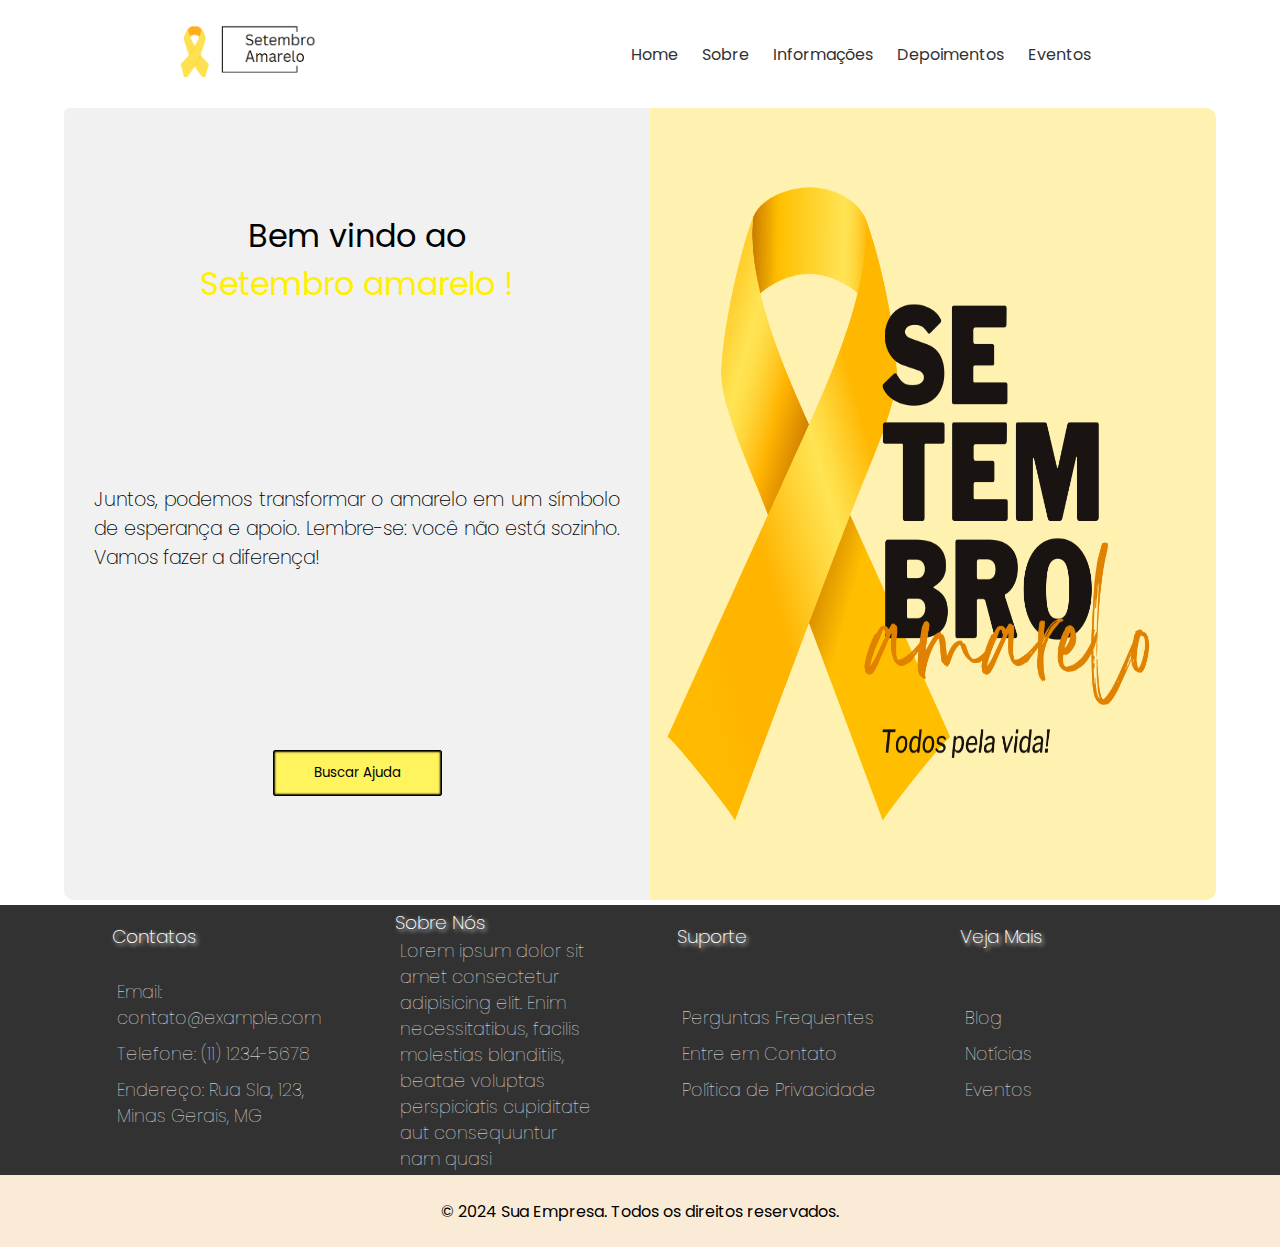
<file: index.html>
<!DOCTYPE html>
<html lang="en">

<head>
    <meta charset="UTF-8">
    <meta name="viewport" content="width=device-width, initial-scale=1.0">
    <link rel="stylesheet" href="style.css">
    <title>Setembro Amarelo</title>

    <!-- Font -->
    <link rel="preconnect" href="https://fonts.googleapis.com">
    <link rel="preconnect" href="https://fonts.gstatic.com" crossorigin>
    <link
        href="https://fonts.googleapis.com/css2?family=Poppins:ital,wght@0,100;0,200;0,300;0,400;0,500;0,600;0,700;0,800;0,900;1,100;1,200;1,300;1,400;1,500;1,600;1,700;1,800;1,900&display=swap"
        rel="stylesheet">

</head>

<body>

    <!-- cabeçalho -->
    <div class="ctrl-header">

        <header>

            <!-- imagem logo clicavel -->
            <a href="index.html">
                <img src="images/logo.png" alt="logo_principal">
            </a>

            <!-- navegação -->
            <nav class="conteinet-links">
                <ul>
                    <a href="index.html">Home</a>
                </ul>
                <ul>
                    <a href="sobre.html">Sobre</a>
                </ul>
                <ul>
                    <a href="informacoes.html">Informações</a>
                </ul>
                <ul>
                    <a href="depoimentos.html">Depoimentos</a>
                </ul>
                <ul>
                    <a href="eventos.html">Eventos</a>
                </ul>
            </nav>
        </header>
    </div>

    <main>
        <!-- Primeira parte da leading page -->
        <article>
            <h1>Bem vindo ao 
                <span>
                Setembro amarelo !
                </span>
            </h1>

            <p>Juntos, podemos transformar o amarelo em um símbolo de esperança e apoio. Lembre-se: você não está
                sozinho. 
                
                Vamos fazer a diferença!</p>

            <!-- botão de buscar ajuda -->
            <div class="btn">
               <button type="button" id="btn-bem-vindo">
                    Buscar Ajuda
               </button>
            </div>
        </article>

        <!-- div da imagem -->
        <div class="img-september">
            <img src="images/aba_principal.png" alt="imagem-principal">
        </div>
    </main>

    <!-- Preparar os footer com os contatos -->
    <footer>
        <div class="ctrl-footer">
            <div class="boxing">
                <h3>Contatos</h3>
                <div class="list">
                    <p>Email: contato@example.com</p>
                    <p>Telefone: (11) 1234-5678</p>
                    <p>Endereço: Rua Sla, 123, Minas Gerais, MG</p>
                </div>
            </div>
            <div class="boxing">
                <h3>Sobre Nós</h3>
                <div class="list">
                    <p>Lorem ipsum dolor sit amet consectetur adipisicing elit. Enim necessitatibus, facilis molestias blanditiis, beatae voluptas perspiciatis cupiditate aut consequuntur nam quasi </p>
                </div>
            </div>
            <div class="boxing">
                <h3>Suporte</h3>
                <div class="list">
                    <p><a href="#">Perguntas Frequentes</a></p>
                    <p><a href="#">Entre em Contato</a></p>
                    <p><a href="#">Política de Privacidade</a></p>
                </div>
            </div>
            <div class="boxing">
                <h3>Veja Mais</h3>
                <div class="list">
                    <p><a href="#">Blog</a></p>
                    <p><a href="#">Notícias</a></p>
                    <p><a href="#">Eventos</a></p>
                </div>
            </div>
        </div>
    </footer>
    <div class="final-footer">
        <div class="boxing-final">
            <p>&copy; 2024 Sua Empresa. Todos os direitos reservados.</p>
        </div>
    </div>
</body>

</html>
</file>
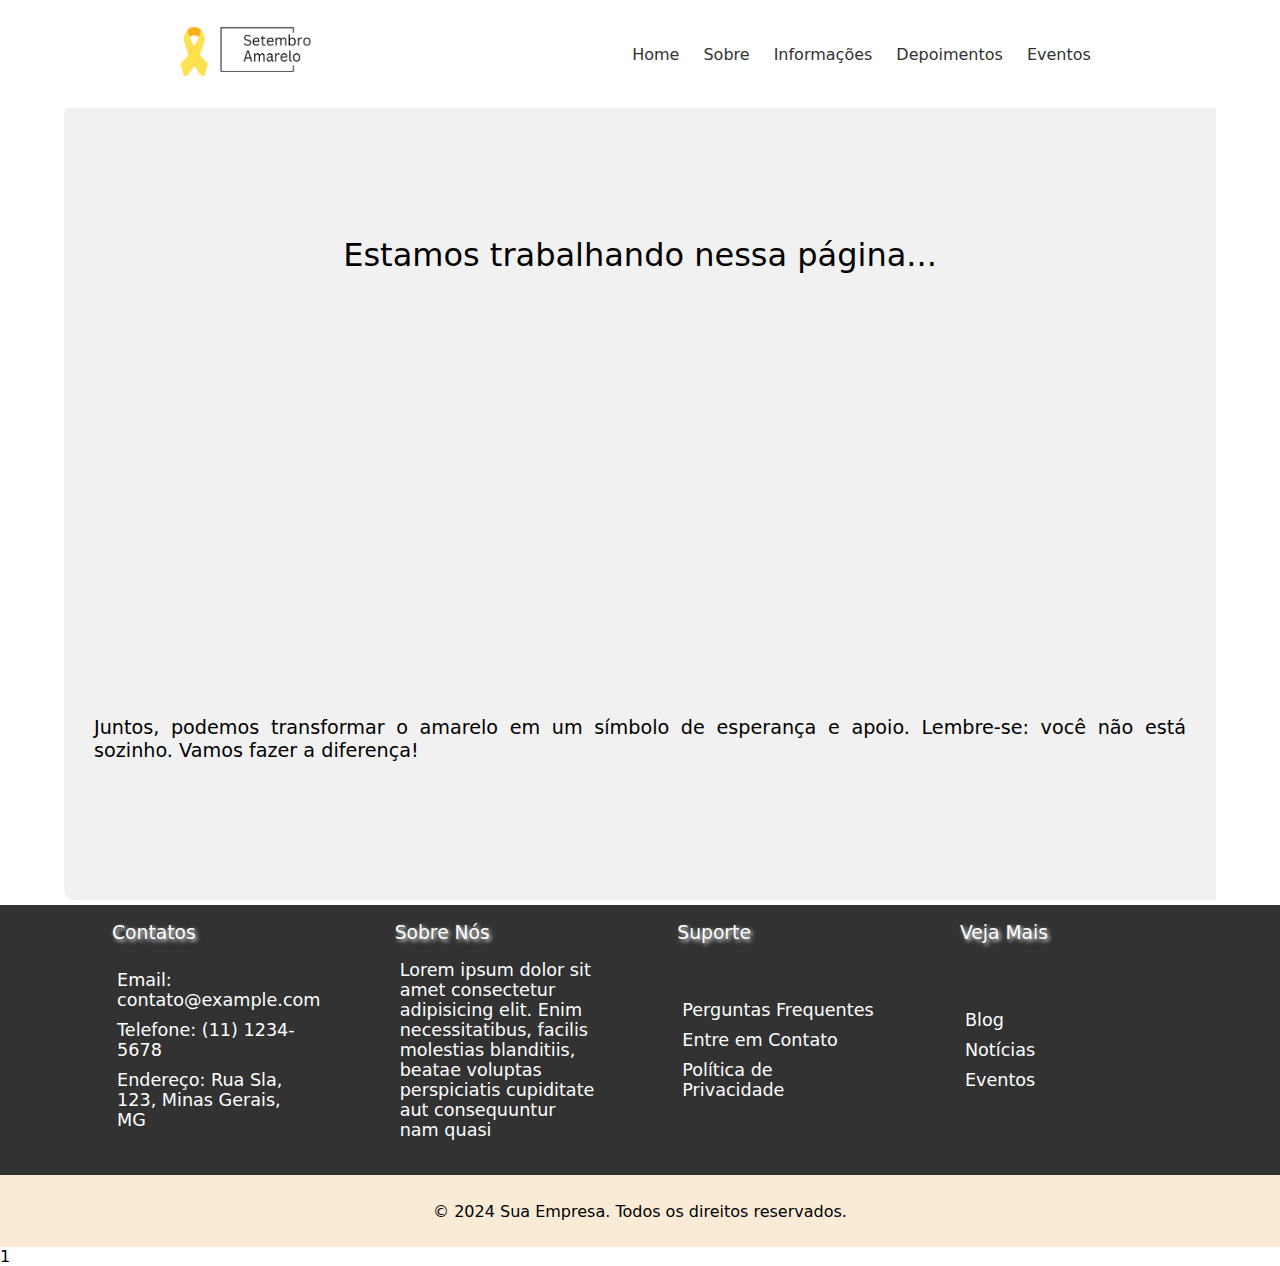
<file: depoimentos.html>
<!-- TÁ COPIADO< NÂO MUDEI NADA-->

<!DOCTYPE html>
<html lang="en">
<head>
    <meta charset="UTF-8">
    <meta name="viewport" content="width=device-width, initial-scale=1.0">
    <link rel="stylesheet" href="style_depoimentos.css">
    <title>Setembro Amarelo</title>
</head>
<body>

    <!-- cabeçalho -->
    <div class="ctrl-header">

        <header>

            <!-- imagem logo clicavel -->
            <a href="index.html">
                <img src="images/logo.png" alt="logo_principal">
            </a>

            <!-- navegação -->
            <nav class="conteinet-links">
                <ul>
                    <a href="index.html">Home</a>
                </ul>
                <ul>
                    <a href="sobre.html">Sobre</a>
                </ul>
                <ul>
                    <a href="informacoes.html">Informações</a>
                </ul>
                <ul>
                    <a href="depoimentos.html">Depoimentos</a>
                </ul>
                <ul>
                    <a href="eventos.html">Eventos</a>
                </ul>
            </nav>
        </header>
    </div>
    <main>
         <!-- Primeira parte da leading page -->
        <article>
            <h1>Estamos trabalhando nessa página...</h1>
            <div class="loading">
                <section class="container">
                    <div>
                    <div>
                      <span class="one h6"></span>
                      <span class="two h3"></span>
                    </div>
                  </div>
                  
                  
                  <div>
                    <div>
                      <span class="one h1"></span>
                      <span class="two h4"></span>
                    </div>
                  </div>
                  
                  
                  <div>
                    <div>
                      <span class="one h5"></span>
                      <span class="two h2"></span>
                    </div>
                  </div>
                  </section>
            </div>
            
            <p>Juntos, podemos transformar o amarelo em um símbolo de esperança e apoio. Lembre-se: você não está sozinho. Vamos fazer a diferença!</p>

    </main>
    
    <!-- Preparar os footer com os contatos -->
    <footer>
        <div class="ctrl-footer">
            <div class="boxing">
                <h3>Contatos</h3>
                <div class="list">
                    <p>Email: contato@example.com</p>
                    <p>Telefone: (11) 1234-5678</p>
                    <p>Endereço: Rua Sla, 123, Minas Gerais, MG</p>
                </div>
            </div>
            <div class="boxing">
                <h3>Sobre Nós</h3>
                <div class="list">
                    <p>Lorem ipsum dolor sit amet consectetur adipisicing elit. Enim necessitatibus, facilis molestias blanditiis, beatae voluptas perspiciatis cupiditate aut consequuntur nam quasi </p>
                </div>
            </div>
            <div class="boxing">
                <h3>Suporte</h3>
                <div class="list">
                    <p><a href="#">Perguntas Frequentes</a></p>
                    <p><a href="#">Entre em Contato</a></p>
                    <p><a href="#">Política de Privacidade</a></p>
                </div>
            </div>
            <div class="boxing">
                <h3>Veja Mais</h3>
                <div class="list">
                    <p><a href="#">Blog</a></p>
                    <p><a href="#">Notícias</a></p>
                    <p><a href="#">Eventos</a></p>
                </div>
            </div>
        </div>
    </footer>
    <div class="final-footer">
        <div class="boxing-final">
            <p>&copy; 2024 Sua Empresa. Todos os direitos reservados.</p>
        </div>
    </div>
</body>
</html>1




<!---->
</file>
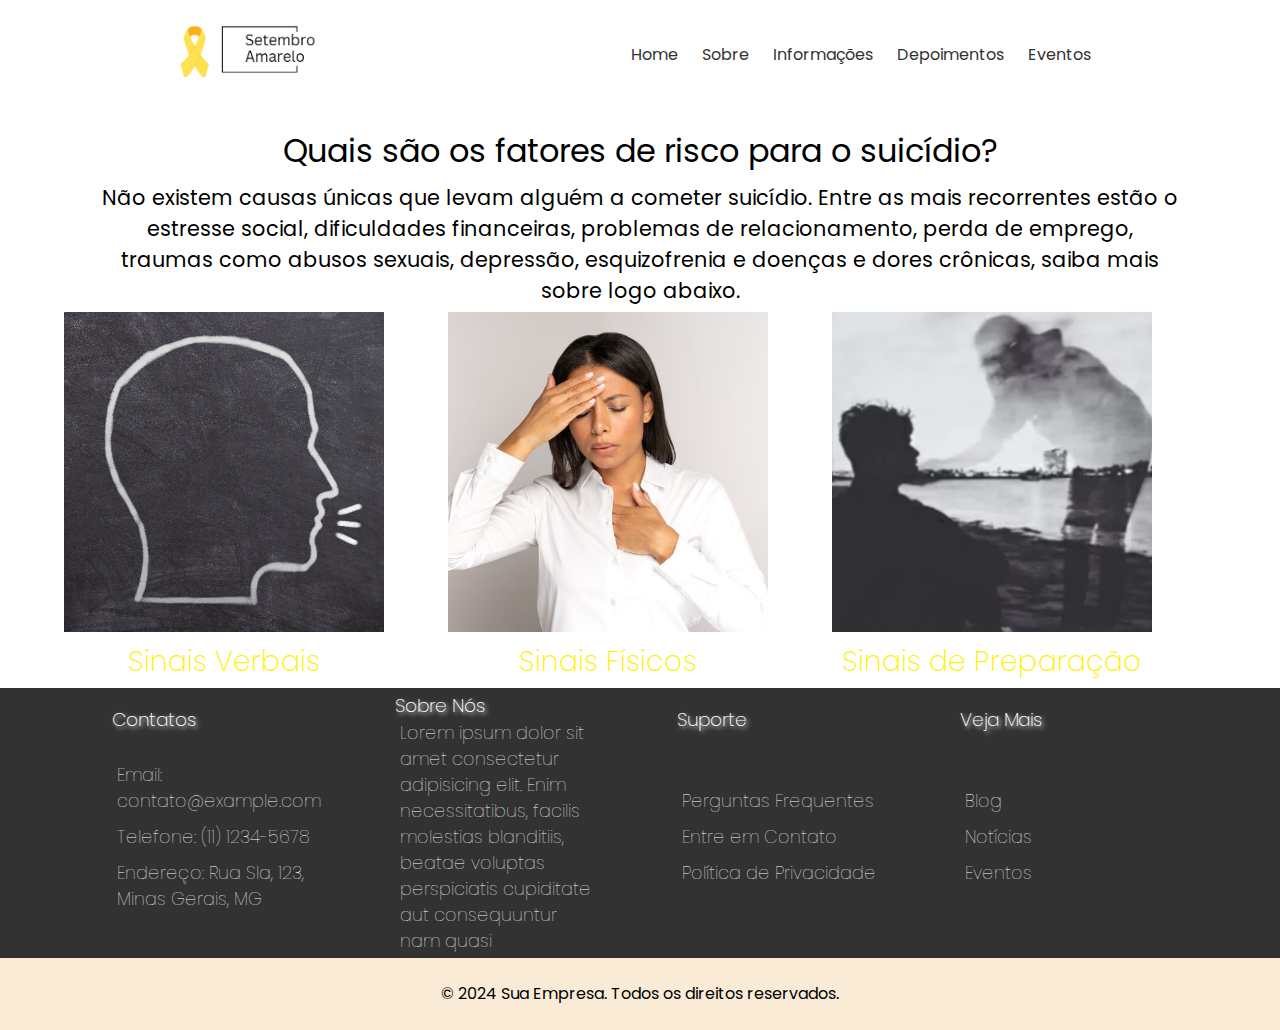
<file: informacoes.html>
<!DOCTYPE html>
<html lang="en">
<head>
    <meta charset="UTF-8">
    <meta name="viewport" content="width=device-width, initial-scale=1.0">
    <link rel="stylesheet" href="style_informacoes.css">
    <link rel="preconnect" href="https://fonts.googleapis.com">
    <link rel="preconnect" href="https://fonts.gstatic.com" crossorigin>
    <link
        href="https://fonts.googleapis.com/css2?family=Poppins:ital,wght@0,100;0,200;0,300;0,400;0,500;0,600;0,700;0,800;0,900;1,100;1,200;1,300;1,400;1,500;1,600;1,700;1,800;1,900&display=swap"
        rel="stylesheet">
    <title>Setembro Amarelo</title>
</head>
<body>

   <!-- cabeçalho -->
   <div class="ctrl-header">

    <header>

        <!-- imagem logo clicavel -->
        <a href="index.html">
            <img src="images/logo.png" alt="logo_principal">
        </a>

        <!-- navegação -->
        <nav class="conteinet-links">
            <ul>
                <a href="index.html">Home</a>
            </ul>
            <ul>
                <a href="sobre.html">Sobre</a>
            </ul>
            <ul>
                <a href="informacoes.html">Informações</a>
            </ul>
            <ul>
                <a href="depoimentos.html">Depoimentos</a>
            </ul>
            <ul>
                <a href="eventos.html">Eventos</a>
            </ul>
        </nav>
    </header>
</div>

    <main>
         <!-- Primeira parte da leading page -->
        <article class="text-conteiner">
            <h3><b>Quais são os fatores de risco para o suicídio?</b></h3>

            <p>Não existem causas únicas que levam alguém a cometer suicídio. Entre as
                mais recorrentes estão o estresse social, dificuldades financeiras, problemas
                de relacionamento, perda de emprego, traumas como abusos sexuais,
                depressão, esquizofrenia e doenças e dores crônicas, saiba mais sobre logo
                abaixo.
            </p>

         </article>

          <!-- adicionar imagens -->
         <!--   Arrumar um jeito de fazer o pop-up, boa sorte kkkk-->
        <div class="conteiner-images">
            <div class="img1 direct-images">
                <a href="" style="text-decoration: none;" class="figura">
                    <b>
                        <img src="images/linguagem-verbal.jpg" alt="" id="fig1">
                        <h3>Sinais Verbais</h3>
                    </b>
                </a>
            </div>

            <div class="img2 direct-images">
                <a href=""  style="text-decoration: none;">
                    <b>
                        <img src="images/sinais.jpg" alt="" id="fig2">
                        <h3>Sinais Físicos</h3>
                    </b>
                </a>
            </div>

            <div class="img3 direct-images">
                <a href=""  style="text-decoration: none;">
                    <b>
                        <img src="images/Despedida.png" alt="" id="fig3">
                        <h3>Sinais de Preparação</h3>
                    </b>
                </a>
            </div>
        </div>
    </main>

    <!-- Preparar os footer com os contatos -->
    <footer>
        <div class="ctrl-footer">
            <div class="boxing">
                <h3>Contatos</h3>
                <div class="list">
                    <p>Email: contato@example.com</p>
                    <p>Telefone: (11) 1234-5678</p>
                    <p>Endereço: Rua Sla, 123, Minas Gerais, MG</p>
                </div>
            </div>
            <div class="boxing">
                <h3>Sobre Nós</h3>
                <div class="list">
                    <p>Lorem ipsum dolor sit amet consectetur adipisicing elit. Enim necessitatibus, facilis molestias blanditiis, beatae voluptas perspiciatis cupiditate aut consequuntur nam quasi </p>
                </div>
            </div>
            <div class="boxing">
                <h3>Suporte</h3>
                <div class="list">
                    <p><a href="#">Perguntas Frequentes</a></p>
                    <p><a href="#">Entre em Contato</a></p>
                    <p><a href="#">Política de Privacidade</a></p>
                </div>
            </div>
            <div class="boxing">
                <h3>Veja Mais</h3>
                <div class="list">
                    <p><a href="#">Blog</a></p>
                    <p><a href="#">Notícias</a></p>
                    <p><a href="#">Eventos</a></p>
                </div>
            </div>
        </div>
    </footer>
    <div class="final-footer">
        <div class="boxing-final">
            <p>&copy; 2024 Sua Empresa. Todos os direitos reservados.</p>
        </div>
    </div>
</body>
</html>
</file>
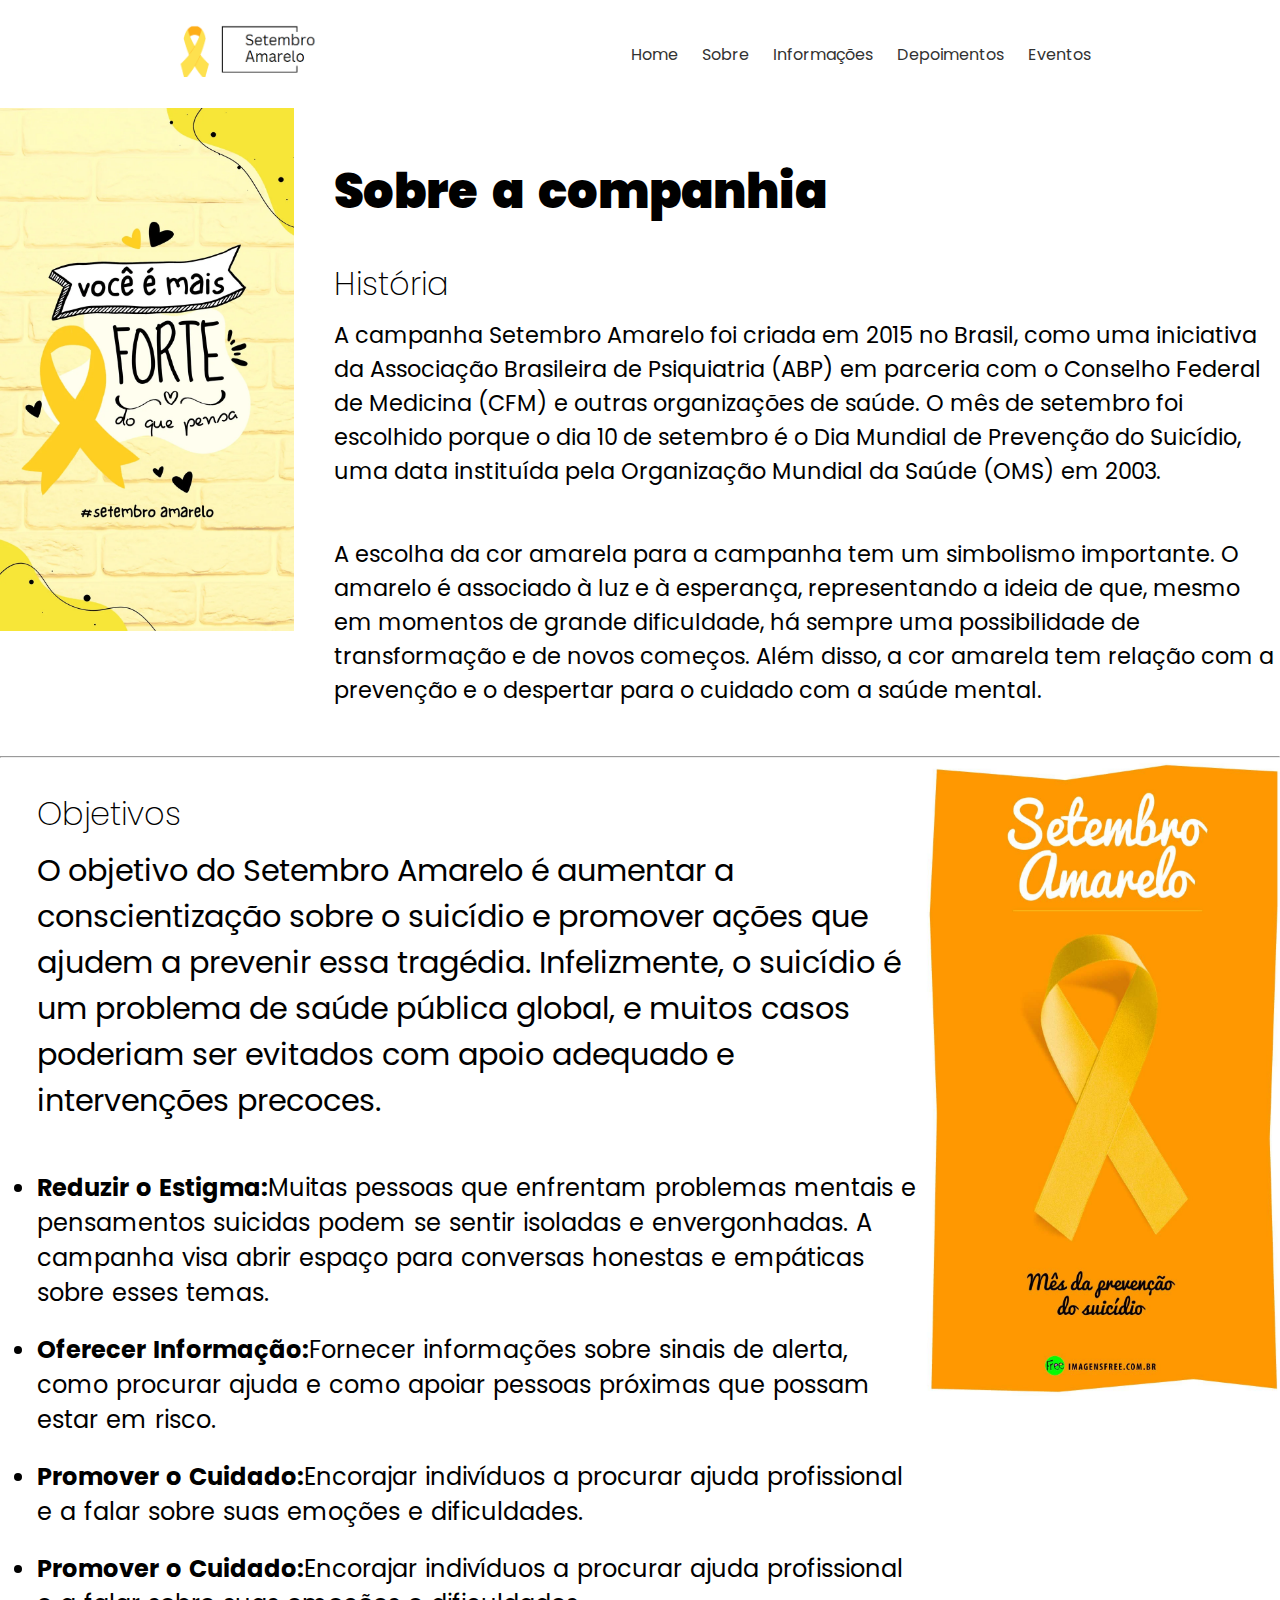
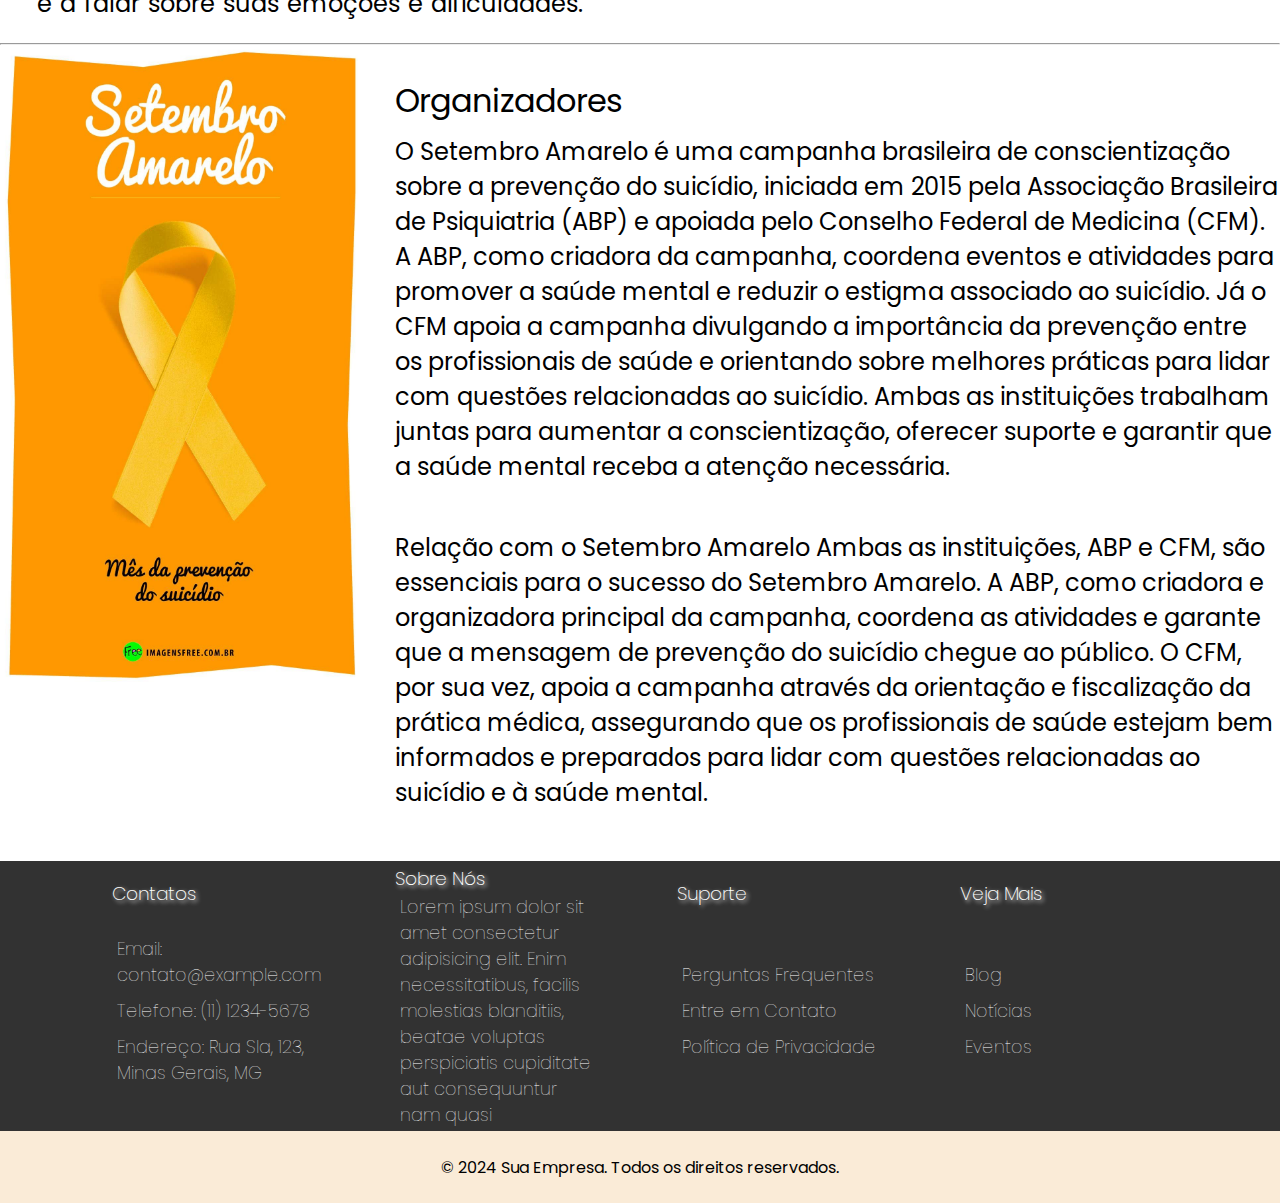
<file: sobre.html>
<!DOCTYPE html>
<html lang="en">
<head>
    <meta charset="UTF-8">
    <meta name="viewport" content="width=device-width, initial-scale=1.0">
    <link rel="stylesheet" href="style_sobre.css">
    <link rel="preconnect" href="https://fonts.googleapis.com">
    <link rel="preconnect" href="https://fonts.gstatic.com" crossorigin>
    <link
        href="https://fonts.googleapis.com/css2?family=Poppins:ital,wght@0,100;0,200;0,300;0,400;0,500;0,600;0,700;0,800;0,900;1,100;1,200;1,300;1,400;1,500;1,600;1,700;1,800;1,900&display=swap"
        rel="stylesheet">
    <title>Setembro Amarelo</title>
</head>
<body>

    <!-- cabeçalho -->
    <div class="ctrl-header">

        <header>

            <!-- imagem logo clicavel -->
            <a href="index.html">
                <img src="images/logo.png" alt="logo_principal">
            </a>

            <!-- navegação -->
            <nav class="conteinet-links">
                <ul>
                    <a href="index.html">Home</a>
                </ul>
                <ul>
                    <a href="sobre.html">Sobre</a>
                </ul>
                <ul>
                    <a href="informacoes.html">Informações</a>
                </ul>
                <ul>
                    <a href="depoimentos.html">Depoimentos</a>
                </ul>
                <ul>
                    <a href="eventos.html">Eventos</a>
                </ul>
            </nav>
        </header>
    </div>

    <main>

        <div class="geral-1">
            
       
            <!-- div da imagem -->
            <div class="div-img">
                <img src="images/image2.png" alt="image2">
            </div>

            <!-- texto principal -->
            <article class="texto-principal">

                <h1><b>Sobre a companhia</b></h1>

                <!-- testar para ver se o  h3 ou outro fica bom -->
                <h3>História</h3>
                <p>A campanha Setembro Amarelo foi criada em 2015 no Brasil, como uma iniciativa
                    da Associação Brasileira de Psiquiatria (ABP) em parceria com o Conselho
                    Federal de Medicina (CFM) e outras organizações de saúde. O mês de setembro
                    foi escolhido porque o dia 10 de setembro é o Dia Mundial de Prevenção do
                    Suicídio, uma data instituída pela Organização Mundial da Saúde (OMS) em
                    2003.</p>

                <p>A escolha da cor amarela para a campanha tem um simbolismo importante. O
                    amarelo é associado à luz e à esperança, representando a ideia de que, mesmo
                    em momentos de grande dificuldade, há sempre uma possibilidade de
                    transformação e de novos começos. Além disso, a cor amarela tem relação com
                    a prevenção e o despertar para o cuidado com a saúde mental.</p>

            </article>
        </div>
         <hr>

         <div class="geral-2">
            <!-- artigo 2 -->
            <article class="texto texto-secundario">
                
                <!-- testar para ver se o  h3 ou outro fica bom -->
                <h3>Objetivos</h3>
                <p>O objetivo do Setembro Amarelo é aumentar a conscientização sobre o suicídio e
                    promover ações que ajudem a prevenir essa tragédia. Infelizmente, o suicídio é um
                    problema de saúde pública global, e muitos casos poderiam ser evitados com apoio
                    adequado e intervenções precoces.
                </p>

                
                <!-- Lista desordenada ou lista de pontos -->
                <ul>
                    <li><b>Reduzir o Estigma:</b>Muitas pessoas que enfrentam problemas mentais e
                        pensamentos suicidas podem se sentir isoladas e envergonhadas. A campanha
                        visa abrir espaço para conversas honestas e empáticas sobre esses temas.
                    </li>

                    <li><b>Oferecer Informação:</b>Fornecer informações sobre sinais de alerta, como procurar
                        ajuda e como apoiar pessoas próximas que possam estar em risco.
                    </li>

                    <li><b>Promover o Cuidado:</b>Encorajar indivíduos a procurar ajuda profissional e a falar
                        sobre suas emoções e dificuldades.
                    </li>

                    <li><b>Promover o Cuidado:</b>Encorajar indivíduos a procurar ajuda profissional e a falar
                        sobre suas emoções e dificuldades.
                    </li>
                </ul>
                
            </article>
            <!-- div da imagem, fazer Zoom nessa imagem -->
            <div class="div-img-2">
                <img src="images/image3.jpg" alt="image2">
            </div>
        </div>
         <hr>

         <div class="geral-3">

            <div class="div-img-3">
                <img src="images/image3.jpg" alt="image2">
            </div>

            <article class="texto-terciario">

                <h3><b>Organizadores</b></h3>

                <p>O Setembro Amarelo é uma campanha brasileira de conscientização sobre a
                    prevenção do suicídio, iniciada em 2015 pela Associação Brasileira de Psiquiatria
                    (ABP) e apoiada pelo Conselho Federal de Medicina (CFM). A ABP, como criadora da
                    campanha, coordena eventos e atividades para promover a saúde mental e reduzir o
                    estigma associado ao suicídio. Já o CFM apoia a campanha divulgando a importância
                    da prevenção entre os profissionais de saúde e orientando sobre melhores práticas
                    para lidar com questões relacionadas ao suicídio. Ambas as instituições trabalham
                    juntas para aumentar a conscientização, oferecer suporte e garantir que a saúde
                    mental receba a atenção necessária.
                </p>

                <p>Relação com o Setembro Amarelo

                    Ambas as instituições, ABP e CFM, são essenciais para o sucesso do Setembro
                    Amarelo. A ABP, como criadora e organizadora principal da campanha, coordena as
                    atividades e garante que a mensagem de prevenção do suicídio chegue ao público.
                    O CFM, por sua vez, apoia a campanha através da orientação e fiscalização da
                    prática médica, assegurando que os profissionais de saúde estejam bem informados
                    e preparados para lidar com questões relacionadas ao suicídio e à saúde mental.
                    </p>


            </article>

            <!-- div da imagem -->
           
        </div>
    </main>
    <!-- Preparar os footer com os contatos -->
    <footer>
        <div class="ctrl-footer">
            <div class="boxing">
                <h3>Contatos</h3>
                <div class="list">
                    <p>Email: contato@example.com</p>
                    <p>Telefone: (11) 1234-5678</p>
                    <p>Endereço: Rua Sla, 123, Minas Gerais, MG</p>
                </div>
            </div>
            <div class="boxing">
                <h3>Sobre Nós</h3>
                <div class="list">
                    <p>Lorem ipsum dolor sit amet consectetur adipisicing elit. Enim necessitatibus, facilis molestias blanditiis, beatae voluptas perspiciatis cupiditate aut consequuntur nam quasi </p>
                </div>
            </div>
            <div class="boxing">
                <h3>Suporte</h3>
                <div class="list">
                    <p><a href="#">Perguntas Frequentes</a></p>
                    <p><a href="#">Entre em Contato</a></p>
                    <p><a href="#">Política de Privacidade</a></p>
                </div>
            </div>
            <div class="boxing">
                <h3>Veja Mais</h3>
                <div class="list">
                    <p><a href="#">Blog</a></p>
                    <p><a href="#">Notícias</a></p>
                    <p><a href="#">Eventos</a></p>
                </div>
            </div>
        </div>
    </footer>
    <div class="final-footer">
        <div class="boxing-final">
            <p>&copy; 2024 Sua Empresa. Todos os direitos reservados.</p>
        </div>
    </div>
</body>
</html>
</file>
<file: style.css>
/*  Dá para usar o mesmo style para todas as abas   */
/* fontes: garet e neue machina */

*{
    padding: 0;
    margin: 0;
    box-sizing: border-box;
    font-family: 'poppins', system-ui, -apple-system, BlinkMacSystemFont, 'Segoe UI', Roboto, Oxygen, Ubuntu, Cantarell, 'Open Sans', 'Helvetica Neue', sans-serif;
}

:root{
    --color-bar-header: rgb(203, 203, 203);
    --color-font-link-header: rgb(50, 50, 50);
    --back-bem-vindo: rgb(241, 241, 241)
}

.ctrl-header{
    display: flex;
    width: 100%;
    height: 12vh;
    align-items: center;
    padding: 0 2%;
    justify-content: center;
    /* box-shadow: 1px 2px 1px var(--color-bar-header); */
    z-index: 999;
    position: relative;
}

header{
    width: 100%;
    display: flex;
    justify-content: space-around;
}

a[href='index.html'] img{
    max-width: 140px;
    height: 90%;
}

nav{
    display: flex;
    align-items: center;
}
nav a{
    display: flex;
    padding: 10px;
    text-decoration: none;
    color: var(--color-font-link-header);
    cursor: pointer;
}

nav ul{
    display: flex;
    position: relative;
    margin: 0 2px;
}

nav ul::before{
    transition: 2s ease all;
    content:'';
    position: absolute;
    width: 0%;
    height: 100%;
    background-color: #fff000;
    left: 0;
    bottom: 0;
    inset: 0;
    z-index: -1;
    opacity: .7;
}

nav ul:hover::before{
    width: 100%;
}

main{
    display: flex;
    width: 100%;
    justify-content: center;
    padding: 0 5%;
    height: 88vh;
}

article{
    width: 100%;
    height: 100%;
    background-color: var(--back-bem-vindo);
    padding: 20px;
    display: flex;
    flex-direction: column;
    align-items: center;
    border-radius: 5px 0 0 10px;
    justify-content: space-around;
}

article h1{
    font-weight: 400;
    text-align: center;
    font-size: 2rem;
}
article span{
    display: flex;
    color: #fff000;
    animation: September 10s ease 1s infinite;
}

article p{
    font-size: 1.2rem;
    font-weight: 200;
    padding: 10px;
    text-align: justify;
}

@keyframes September {
    0%{
        color: #fff000;
    }
    25%{
        color: blue;
    }
    75%{
        color: violet;
    }
    90%{
        color: rgba(255, 255, 0, 0.335);
    }
}

.img-september{
    display: flex;
    width: 100%;
    height: 100%;
}

.img-september img{
    border-radius: 0 10px 10px 0;
    height: 100%;
    width: 100%;
    position: relative;
}
button[id='btn-bem-vindo']{
    display: flex;
    align-items: center;
    justify-content: center;
    padding: 12px 40px;
    border: 1px solid #000;
    background-color: #fff45e;
    border-radius: 2px;
    box-shadow: 0 0 2px 1px #000 inset;
    cursor: pointer;
    transition: .7s ease all;
}

button[id='btn-bem-vindo']:hover{
    transform: scale(1.1);
}

/*---------------------------------------*/

/* Footer */

footer{
    margin: 5px 0 0;
    padding: 2px 4%;
    width: 100%;
    height: 30vh;
    background-color: var(--color-font-link-header);
    display: flex;
    align-items: center;
    justify-content: center;
    flex-direction: column;
}

.ctrl-footer{
    /* background-color: #fff ; */
    width: 90%;
    height: 90%;
    border-radius: 10px;
    display: flex;
    align-items: center;
    justify-content: space-between;
}
.boxing{
    width: 20%;
    height: 100%;
    /* background-color: #000; */
    padding: 2px;
    display: flex;
    justify-content: center;
    color: #fff;
    flex-direction: column;
}
.final-footer{
    width: 100%;
    height: 8vh;
}
.boxing-final{
    width: 100%;
    height: 100%;
    background-color: antiquewhite;
    display: flex;
    align-items: center;
    justify-content: center;
}

h3{
    font-weight: 200;
    text-shadow: 2px 2px 4px #fff;
    transition: .7s ease all; 
    cursor: pointer;
}

h3:hover{
    transform: scale(1.1);
    text-shadow: 4px 4px 8px #fff;
}

.list{
    width: 100%;
    height: 100%;
    display: flex;
    flex-direction: column;
    justify-content: center;
    font-size: 1.1rem;
    font-weight: 100;
}

.list p{
    padding: 5px;
    position: relative;
}

.list a{
    color: #fff;
    text-decoration: none;
    transition: .4s ease all;
}

.list a:hover{
    color: #000;
    font-weight: 200;
    text-shadow: 1px 1px 2px #000;
}
</file>
<file: style_depoimentos.css>
/*  Dá para usar o mesmo style para todas as abas   */
/* fontes: garet e neue machina */

*{
    padding: 0;
    margin: 0;
    box-sizing: border-box;
    font-family: 'poppins', system-ui, -apple-system, BlinkMacSystemFont, 'Segoe UI', Roboto, Oxygen, Ubuntu, Cantarell, 'Open Sans', 'Helvetica Neue', sans-serif;
}

:root{
    --color-bar-header: rgb(203, 203, 203);
    --color-font-link-header: rgb(50, 50, 50);
    --back-bem-vindo: rgb(241, 241, 241)
}

.ctrl-header{
    display: flex;
    width: 100%;
    height: 12vh;
    align-items: center;
    padding: 0 2%;
    justify-content: center;
    /* box-shadow: 1px 2px 1px var(--color-bar-header); */
    z-index: 999;
    position: relative;
}

header{
    width: 100%;
    display: flex;
    justify-content: space-around;
}

a[href='index.html'] img{
    max-width: 140px;
    height: 90%;
}

nav{
    display: flex;
    align-items: center;
}
nav a{
    display: flex;
    padding: 10px;
    text-decoration: none;
    color: var(--color-font-link-header);
    cursor: pointer;
}

nav ul{
    display: flex;
    position: relative;
    margin: 0 2px;
}

nav ul::before{
    transition: 2s ease all;
    content:'';
    position: absolute;
    width: 0%;
    height: 100%;
    background-color: #fff000;
    left: 0;
    bottom: 0;
    inset: 0;
    z-index: -1;
    opacity: .7;
}

nav ul:hover::before{
    width: 100%;
}

main{
    display: flex;
    width: 100%;
    justify-content: center;
    padding: 0 5%;
    height: 88vh;
}

article{
    width: 100%;
    height: 100%;
    background-color: var(--back-bem-vindo);
    padding: 20px;
    display: flex;
    flex-direction: column;
    align-items: center;
    border-radius: 5px 0 0 10px;
    justify-content: space-around;
}

article h1{
    font-weight: 400;
    text-align: center;
    font-size: 2rem;
}
article span{
    display: flex;
    color: #fff000;
    animation: September 10s ease 1s infinite;
}

article p{
    font-size: 1.2rem;
    font-weight: 200;
    padding: 10px;
    text-align: justify;
}

@keyframes September {
    0%{
        color: #fff000;
    }
    25%{
        color: blue;
    }
    75%{
        color: violet;
    }
    90%{
        color: rgba(255, 255, 0, 0.335);
    }
}

.img-september{
    display: flex;
    width: 100%;
    height: 100%;
}

.img-september img{
    border-radius: 0 10px 10px 0;
    height: 100%;
    width: 100%;
    position: relative;
}
button[id='btn-bem-vindo']{
    display: flex;
    align-items: center;
    justify-content: center;
    padding: 12px 40px;
    border: 1px solid #000;
    background-color: #fff45e;
    border-radius: 2px;
    box-shadow: 0 0 2px 1px #000 inset;
    cursor: pointer;
    transition: .7s ease all;
}

button[id='btn-bem-vindo']:hover{
    transform: scale(1.1);
}



/*------------------Loader-----------------------*/


.container {
    display: flex;
    justify-content: center;
    align-items: center;
  }
  
  .container div {
    position: absolute;
    width: 90px;
    height: 51px;
  }
  
  .container div:nth-of-type(2) {
    transform: rotate(60deg)
  }
  
  .container div:nth-of-type(3) {
    transform: rotate(-60deg)
  }
  
  .container div div {
    width: 100%;
    height: 100%;
    position: relative
  }
  
  .container div div span {
    position: absolute;
    width: 4px;
    height: 0%;
    background: #053146;
    z-index: 999999;
  }
  
  .h1 {
    left: 0;
    animation: load1 7.2s ease infinite;
  }
  
  .h2 {
    right: 0;
    animation: load2 7.2s ease .6s infinite;
  }
  
  .h3 {
    right: 0;
    animation: load3 7.2s ease 1.2s infinite;
  }
  
  .h4 {
    right: 0;
    animation: load4 7.2s ease 1.8s infinite;
  }
  
  .h5 {
    left: 0;
    animation: load5 7.2s ease 2.4s infinite;
  }
  
  .h6 {
    left: 0;
    animation: load6 7.2s ease 3s infinite;
  }
  
  @keyframes load1 {
    0% {
      bottom: 0;
      height: 0
    }
  
    6.944444444% {
      bottom: 0;
      height: 100%
    }
  
    50% {
      top: 0;
      height: 100%
    }
  
    59.944444433% {
      top: 0;
      height: 0
    }
  /*   91.6666667%{top:0;height:0%;} */
  }
  
  @keyframes load2 {
    0% {
      top: 0;
      height: 0
    }
  
    6.944444444% {
      top: 0;
      height: 100%
    }
  
    50% {
      bottom: 0;
      height: 100%
    }
  
    59.944444433% {
      bottom: 0;
      height: 0
    }
  /*   91.6666667%{bottom:0;height:0%} */
  }
  
  @keyframes load3 {
    0% {
      top: 0;
      height: 0
    }
  
    6.944444444% {
      top: 0;
      height: 100%
    }
  
    50% {
      bottom: 0;
      height: 100%
    }
  
    59.94444443% {
      bottom: 0;
      height: 0
    }
  /*   91.6666667%{bottom:0;height:0%;} */
  }
  
  @keyframes load4 {
    0% {
      top: 0;
      height: 0
    }
  
    6.944444444% {
      top: 0;
      height: 100%
    }
  
    50% {
      bottom: 0;
      height: 100%
    }
  
    59.94444443% {
      bottom: 0;
      height: 0
    }
  /*   91.6666667%{bottom:0;height:0%;} */
  }
  
  @keyframes load5 {
    0% {
      bottom: 0;
      height: 0
    }
  
    6.944444444% {
      bottom: 0;
      height: 100%
    }
  
    50% {
      top: 0;
      height: 100%
    }
  
    59.94444443% {
      top: 0;
      height: 0
    }
  /*   91.6666667%{top:0;height:0%;} */
  }
  
  @keyframes load6 {
    0% {
      bottom: 0;
      height: 0
    }
  
    6.944444444% {
      bottom: 0;
      height: 100%
    }
  
    50% {
      top: 0;
      height: 100%
    }
  
    59.94444443% {
      top: 0;
      height: 0
    }
  /*   91.6666667%{top:0;height:0%;} */
  }


  /*---------------------------------------*/

/* Footer */

footer{
  margin: 5px 0 0;
  padding: 2px 4%;
  width: 100%;
  height: 30vh;
  background-color: var(--color-font-link-header);
  display: flex;
  align-items: center;
  justify-content: center;
  flex-direction: column;
}

.ctrl-footer{
  /* background-color: #fff ; */
  width: 90%;
  height: 90%;
  border-radius: 10px;
  display: flex;
  align-items: center;
  justify-content: space-between;
}
.boxing{
  width: 20%;
  height: 100%;
  /* background-color: #000; */
  padding: 2px;
  display: flex;
  justify-content: center;
  color: #fff;
  flex-direction: column;
}
.final-footer{
  width: 100%;
  height: 8vh;
}
.boxing-final{
  width: 100%;
  height: 100%;
  background-color: antiquewhite;
  display: flex;
  align-items: center;
  justify-content: center;
}

h3{
  font-weight: 200;
  text-shadow: 2px 2px 4px #fff;
  transition: .7s ease all; 
  cursor: pointer;
}

h3:hover{
  transform: scale(1.1);
  text-shadow: 4px 4px 8px #fff;
}

.list{
  width: 100%;
  height: 100%;
  display: flex;
  flex-direction: column;
  justify-content: center;
  font-size: 1.1rem;
  font-weight: 100;
}

.list p{
  padding: 5px;
  position: relative;
}

.list a{
  color: #fff;
  text-decoration: none;
  transition: .4s ease all;
}

.list a:hover{
  color: #000;
  font-weight: 200;
  text-shadow: 1px 1px 2px #000;
}
</file>
<file: style_informacoes.css>
/*  Dá para usar o mesmo style para todas as abas   */
/* fontes: garet e neue machina */

*{
    padding: 0;
    margin: 0;
    box-sizing: border-box;
    font-family: 'poppins', system-ui, -apple-system, BlinkMacSystemFont, 'Segoe UI', Roboto, Oxygen, Ubuntu, Cantarell, 'Open Sans', 'Helvetica Neue', sans-serif;
}

:root{
    --color-bar-header: rgb(203, 203, 203);
    --color-font-link-header: rgb(50, 50, 50);
    --back-bem-vindo: rgb(241, 241, 241)
}

.ctrl-header{
    display: flex;
    width: 100%;
    height: 12vh;
    align-items: center;
    padding: 0 2%;
    justify-content: center;
    /* box-shadow: 1px 2px 1px var(--color-bar-header); */
    z-index: 999;
    position: relative;
}

header{
    width: 100%;
    display: flex;
    justify-content: space-around;
}

a[href='index.html'] img{
    max-width: 140px;
    height: 90%;
}

nav{
    display: flex;
    align-items: center;
}
nav a{
    display: flex;
    padding: 10px;
    text-decoration: none;
    color: var(--color-font-link-header);
    cursor: pointer;
}

nav ul{
    display: flex;
    position: relative;
    margin: 0 2px;
}

nav ul::before{
    transition: 2s ease all;
    content:'';
    position: absolute;
    width: 0%;
    height: 100%;
    background-color: #fff000;
    left: 0;
    bottom: 0;
    inset: 0;
    z-index: -1;
    opacity: .7;
}

nav ul:hover::before{
    width: 100%;
}

/*---------------------------------------*/

.text-conteiner{
    text-align: center;
}
.text-conteiner h3{
    margin-top: 1.5%;
    font-size: 2em;
}
.text-conteiner p{
    margin-top: 0.5%;
    font-size: 1.3em;
    padding: 0 100PX;
    margin-bottom: 0.5%;
}


.conteiner-images a{
    color:#fff000
}






/*---------------------------------------*/

/*  images  */

.conteiner-images{
    display: flex;
    width: 100%;
}


.direct-images{
    width: 25%;
    margin-left:5% ;
    text-align: center;
    font-size: 1.5em;
}

.img1 img{
    width: 100%;
    
}


.img2    img{
    width: 100%;
}



.img3    img{
    width: 100%;
}

/*---------------------------------------*/


#fig1{
    position: relative;
    transition: all 0.5s;
    cursor: pointer;
}

#fig1:hover{
    -webkit-transform: scale(1.1);
    transform: scale(1.1);   
}


#fig2{
    position: relative;
    transition: all 0.5s;
    cursor: pointer;
}


#fig2:hover{
    -webkit-transform: scale(1.1);
    transform: scale(1.1);  
}


#fig3{
    position: relative;
    transition: all 0.5s;
    cursor: pointer;   
}

#fig3:hover{
    -webkit-transform: scale(1.1);
    transform: scale(1.1);  

}

/*---------------------------------------*/

/* Footer */

footer{
    margin: 5px 0 0;
    padding: 2px 4%;
    width: 100%;
    height: 30vh;
    background-color: var(--color-font-link-header);
    display: flex;
    align-items: center;
    justify-content: center;
    flex-direction: column;
}

.ctrl-footer{
    /* background-color: #fff ; */
    width: 90%;
    height: 90%;
    border-radius: 10px;
    display: flex;
    align-items: center;
    justify-content: space-between;
}
.boxing{
    width: 20%;
    height: 100%;
    /* background-color: #000; */
    padding: 2px;
    display: flex;
    justify-content: center;
    color: #fff;
    flex-direction: column;
}
.final-footer{
    width: 100%;
    height: 8vh;
}
.boxing-final{
    width: 100%;
    height: 100%;
    background-color: antiquewhite;
    display: flex;
    align-items: center;
    justify-content: center;
}

h3{
    font-weight: 200;
    text-shadow: 2px 2px 4px #fff;
    transition: .7s ease all; 
    cursor: pointer;
}

h3:hover{
    transform: scale(1.1);
    text-shadow: 4px 4px 8px #fff;
}

.list{
    width: 100%;
    height: 100%;
    display: flex;
    flex-direction: column;
    justify-content: center;
    font-size: 1.1rem;
    font-weight: 100;
}

.list p{
    padding: 5px;
    position: relative;
}

.list a{
    color: #fff;
    text-decoration: none;
    transition: .4s ease all;
}

.list a:hover{
    color: #000;
    font-weight: 200;
    text-shadow: 1px 1px 2px #000;
}

/*---------------------------------------*/

/* Footer */

footer{
    margin: 5px 0 0;
    padding: 2px 4%;
    width: 100%;
    height: 30vh;
    background-color: var(--color-font-link-header);
    display: flex;
    align-items: center;
    justify-content: center;
    flex-direction: column;
}

.ctrl-footer{
    /* background-color: #fff ; */
    width: 90%;
    height: 90%;
    border-radius: 10px;
    display: flex;
    align-items: center;
    justify-content: space-between;
}
.boxing{
    width: 20%;
    height: 100%;
    /* background-color: #000; */
    padding: 2px;
    display: flex;
    justify-content: center;
    color: #fff;
    flex-direction: column;
}
.final-footer{
    width: 100%;
    height: 8vh;
}
.boxing-final{
    width: 100%;
    height: 100%;
    background-color: antiquewhite;
    display: flex;
    align-items: center;
    justify-content: center;
}

h3{
    font-weight: 200;
    text-shadow: 2px 2px 4px #fff;
    transition: .7s ease all; 
    cursor: pointer;
}

h3:hover{
    transform: scale(1.1);
    text-shadow: 4px 4px 8px #fff;
}

.list{
    width: 100%;
    height: 100%;
    display: flex;
    flex-direction: column;
    justify-content: center;
    font-size: 1.1rem;
    font-weight: 100;
}

.list p{
    padding: 5px;
    position: relative;
}

.list a{
    color: #fff;
    text-decoration: none;
    transition: .4s ease all;
}

.list a:hover{
    color: #000;
    font-weight: 200;
    text-shadow: 1px 1px 2px #000;
}
</file>
<file: style_sobre.css>
/*----------------------------------------*/

*{
    margin: 0;
    padding: 0;
    box-sizing: border-box;
    font-family: 'poppins', system-ui, -apple-system, BlinkMacSystemFont, 'Segoe UI', Roboto, Oxygen, Ubuntu, Cantarell, 'Open Sans', 'Helvetica Neue', sans-serif;
}

/*----------------------------------------*/

:root{
    --color-bar-header: rgb(203, 203, 203);
    --color-font-link-header: rgb(50, 50, 50);
    --back-bem-vindo: rgb(241, 241, 241)
}

.ctrl-header{
    display: flex;
    width: 100%;
    height: 12vh;
    align-items: center;
    padding: 0 2%;
    justify-content: center;
    /* box-shadow: 1px 2px 1px var(--color-bar-header); */
    z-index: 999;
    position: relative;
}

header{
    width: 100%;
    display: flex;
    justify-content: space-around;
}

a[href='index.html'] img{
    max-width: 140px;
    height: 90%;
}

nav{
    display: flex;
    align-items: center;
}
nav a{
    display: flex;
    padding: 10px;
    text-decoration: none;
    color: var(--color-font-link-header);
    cursor: pointer;
}

nav ul{
    display: flex;
    position: relative;
    margin: 0 2px;
}

nav ul::before{
    transition: 2s ease all;
    content:'';
    position: absolute;
    width: 0%;
    height: 100%;
    background-color: #fff000;
    left: 0;
    bottom: 0;
    inset: 0;
    z-index: -1;
    opacity: .7;
}

nav ul:hover::before{
    width: 100%;
}

/*----------------------------------------*/
.div-img img{
    width: 100%;
   
  
    

}
.div-img{
   
    width: 23%;
    
}

/*----------------------------------------*/

.geral-1{
    display: flex;
}
.texto-principal{
    width: 77%;
}


.texto-principal h1{
    margin-left: 4%;
    margin-top: 1em;
    font-size: 3em;   
    word-spacing: 6px;
    
}


.texto-principal h3{
    margin-left: 4%;
    margin-top: 1em;
    margin-bottom: 1%;
    font-size: 2em;

}

.texto-principal p{
    margin-bottom: 5%;
    margin-left: 4%;
    font-size:1.4em ;
}

/*----------------------------------------*/

.geral-2{
    display: flex;
}
.texto-secundario{
    width: 72%;
}

.texto-secundario h3{
    margin-left: 4%;
    margin-top: 1em;
    margin-bottom: 1%;
    font-size: 2em;
}

.texto-secundario p{
    font-size:1.9em;
    margin-left: 4%;
    margin-bottom: 5%;
}

.texto-secundario ul {
    margin-left: 4%;
    font-size: 1.5em;
}
.texto-secundario ul li{
    margin-bottom: 2.5%;
    word-spacing: 2px;
}

/*----------------------------------------*/

.div-img-2 {
    width: 28%;
}

.div-img-2 img{
    width: 100%;
}


/*----------------------------------------*/

.div-img-3 {
    width: 28%;
}

.div-img-3 img{
    width: 100%;
}

/*----------------------------------------*/


.geral-3{
    display: flex;
}

.texto-terciario {
    width: 72%;
}


.texto-terciario h3{
    margin-left: 4%;
    margin-top: 1em;
    margin-bottom: 1%;
    font-size: 2em;
}
.texto-terciario p{
    font-size:1.5em;
    margin-left: 4%;
    margin-bottom: 5%;
}

/*---------------------------------------*/

/* Footer */

footer{
    margin: 5px 0 0;
    padding: 2px 4%;
    width: 100%;
    height: 30vh;
    background-color: var(--color-font-link-header);
    display: flex;
    align-items: center;
    justify-content: center;
    flex-direction: column;
}

.ctrl-footer{
    /* background-color: #fff ; */
    width: 90%;
    height: 90%;
    border-radius: 10px;
    display: flex;
    align-items: center;
    justify-content: space-between;
}
.boxing{
    width: 20%;
    height: 100%;
    /* background-color: #000; */
    padding: 2px;
    display: flex;
    justify-content: center;
    color: #fff;
    flex-direction: column;
}
.final-footer{
    width: 100%;
    height: 8vh;
}
.boxing-final{
    width: 100%;
    height: 100%;
    background-color: antiquewhite;
    display: flex;
    align-items: center;
    justify-content: center;
}

h3{
    font-weight: 200;
    text-shadow: 2px 2px 4px #fff;
    transition: .7s ease all; 
    cursor: pointer;
}

h3:hover{
    transform: scale(1.1);
    text-shadow: 4px 4px 8px #fff;
}

.list{
    width: 100%;
    height: 100%;
    display: flex;
    flex-direction: column;
    justify-content: center;
    font-size: 1.1rem;
    font-weight: 100;
}

.list p{
    padding: 5px;
    position: relative;
}

.list a{
    color: #fff;
    text-decoration: none;
    transition: .4s ease all;
}

.list a:hover{
    color: #000;
    font-weight: 200;
    text-shadow: 1px 1px 2px #000;
}
</file>
